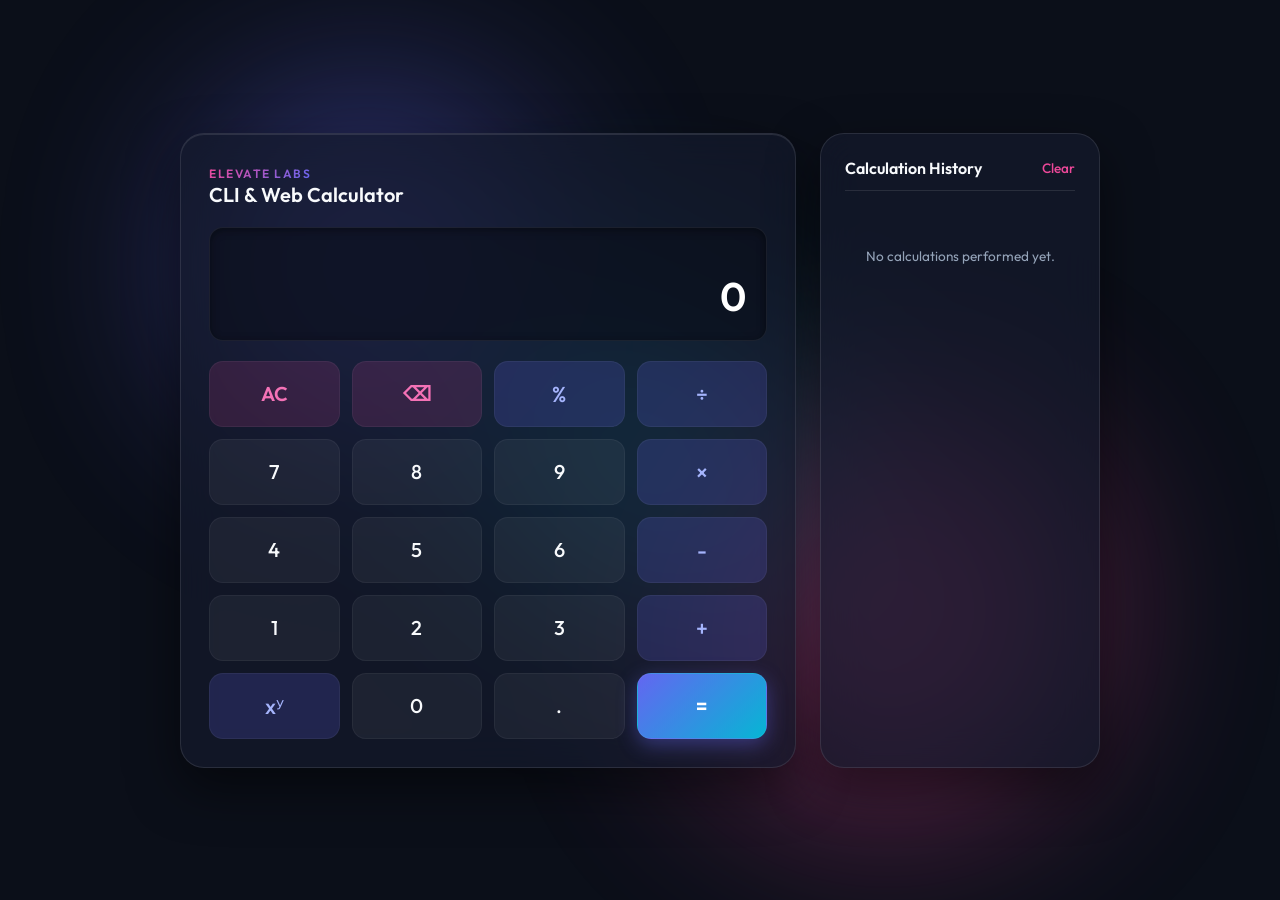
<file: task_1/index.html>
<!DOCTYPE html>
<html lang="en">
<head>
    <meta charset="UTF-8">
    <meta name="viewport" content="width=device-width, initial-scale=1.0">
    <title>Elevate Calculator - Modern Web App</title>
    <link rel="stylesheet" href="styles.css">
    <link rel="preconnect" href="https://fonts.googleapis.com">
    <link rel="preconnect" href="https://fonts.gstatic.com" crossorigin>
    <link href="https://fonts.googleapis.com/css2?family=Outfit:wght@300;400;500;600;700&display=swap" rel="stylesheet">
</head>
<body>
    <div class="background-globes">
        <div class="globe globe-1"></div>
        <div class="globe globe-2"></div>
        <div class="globe globe-3"></div>
    </div>

    <div class="app-container">
        <!-- Main Calculator Card -->
        <main class="calculator-card">
            <header class="calc-header">
                <div class="logo">
                    <span class="badge">Elevate Labs</span>
                    <h1>CLI & Web Calculator</h1>
                </div>
            </header>

            <div class="display-container">
                <div class="expression-display" id="expressionDisplay"></div>
                <div class="main-display" id="mainDisplay">0</div>
            </div>

            <div class="keypad">
                <button class="btn function-btn" data-action="clear">AC</button>
                <button class="btn function-btn" data-action="backspace">⌫</button>
                <button class="btn operator-btn" data-op="%">%</button>
                <button class="btn operator-btn" data-op="/">÷</button>

                <button class="btn num-btn" data-num="7">7</button>
                <button class="btn num-btn" data-num="8">8</button>
                <button class="btn num-btn" data-num="9">9</button>
                <button class="btn operator-btn" data-op="*">×</button>

                <button class="btn num-btn" data-num="4">4</button>
                <button class="btn num-btn" data-num="5">5</button>
                <button class="btn num-btn" data-num="6">6</button>
                <button class="btn operator-btn" data-op="-">-</button>

                <button class="btn num-btn" data-num="1">1</button>
                <button class="btn num-btn" data-num="2">2</button>
                <button class="btn num-btn" data-num="3">3</button>
                <button class="btn operator-btn" data-op="+">+</button>

                <button class="btn operator-btn" data-op="^">xʸ</button>
                <button class="btn num-btn" data-num="0">0</button>
                <button class="btn num-btn" data-num=".">.</button>
                <button class="btn equals-btn" data-action="equals">=</button>
            </div>
        </main>

        <!-- Sidebar / History Panel -->
        <aside class="history-panel">
            <div class="history-header">
                <h2>Calculation History</h2>
                <button id="clearHistoryBtn" class="clear-history-btn">Clear</button>
            </div>
            <div class="history-list" id="historyList">
                <div class="empty-history">No calculations performed yet.</div>
            </div>
        </aside>
    </div>

    <script src="app.js"></script>
</body>
</html>
</file>
<file: task_1/styles.css>
:root {
    --bg-dark: #0b0f19;
    --card-bg: rgba(20, 27, 45, 0.7);
    --card-border: rgba(255, 255, 255, 0.1);
    --primary: #6366f1;
    --primary-hover: #4f46e5;
    --accent-cyan: #06b6d4;
    --accent-pink: #ec4899;
    --text-main: #f8fafc;
    --text-muted: #94a3b8;
    --btn-bg: rgba(255, 255, 255, 0.05);
    --btn-hover: rgba(255, 255, 255, 0.12);
    --btn-operator-bg: rgba(99, 102, 241, 0.2);
    --btn-operator-hover: rgba(99, 102, 241, 0.35);
    --btn-func-bg: rgba(236, 72, 153, 0.15);
    --btn-func-hover: rgba(236, 72, 153, 0.3);
    --radius-lg: 24px;
    --radius-md: 14px;
}

* {
    margin: 0;
    padding: 0;
    box-sizing: border-box;
    font-family: 'Outfit', sans-serif;
    user-select: none;
}

body {
    background-color: var(--bg-dark);
    color: var(--text-main);
    min-height: 100vh;
    display: flex;
    justify-content: center;
    align-items: center;
    overflow-x: hidden;
    padding: 20px;
    position: relative;
}

/* Background animated gradient globes */
.background-globes {
    position: fixed;
    top: 0;
    left: 0;
    width: 100vw;
    height: 100vh;
    z-index: -1;
    overflow: hidden;
}

.globe {
    position: absolute;
    border-radius: 50%;
    filter: blur(100px);
    opacity: 0.45;
    animation: float 18s infinite ease-in-out alternate;
}

.globe-1 {
    width: 350px;
    height: 350px;
    background: #6366f1;
    top: 10%;
    left: 15%;
}

.globe-2 {
    width: 400px;
    height: 400px;
    background: #ec4899;
    bottom: 10%;
    right: 15%;
    animation-delay: -5s;
}

.globe-3 {
    width: 300px;
    height: 300px;
    background: #06b6d4;
    top: 50%;
    left: 50%;
    transform: translate(-50%, -50%);
    animation-delay: -10s;
}

@keyframes float {
    0% { transform: translate(0, 0) scale(1); }
    50% { transform: translate(40px, -50px) scale(1.1); }
    100% { transform: translate(-30px, 30px) scale(0.95); }
}

/* App Container */
.app-container {
    display: flex;
    gap: 24px;
    max-width: 920px;
    width: 100%;
    align-items: stretch;
}

/* Calculator Card */
.calculator-card {
    flex: 1;
    background: var(--card-bg);
    backdrop-filter: blur(20px);
    -webkit-backdrop-filter: blur(20px);
    border: 1px solid var(--card-border);
    border-radius: var(--radius-lg);
    padding: 28px;
    box-shadow: 0 20px 50px rgba(0, 0, 0, 0.5), inset 0 1px 0 rgba(255, 255, 255, 0.1);
    display: flex;
    flex-direction: column;
    gap: 20px;
}

.calc-header {
    display: flex;
    justify-content: space-between;
    align-items: center;
}

.logo .badge {
    font-size: 0.75rem;
    font-weight: 600;
    text-transform: uppercase;
    letter-spacing: 1.5px;
    background: linear-gradient(135deg, var(--accent-pink), var(--primary));
    -webkit-background-clip: text;
    -webkit-text-fill-color: transparent;
}

.logo h1 {
    font-size: 1.25rem;
    font-weight: 600;
    color: var(--text-main);
}

/* Display */
.display-container {
    background: rgba(10, 14, 26, 0.6);
    border: 1px solid rgba(255, 255, 255, 0.06);
    border-radius: var(--radius-md);
    padding: 20px;
    text-align: right;
    display: flex;
    flex-direction: column;
    justify-content: flex-end;
    min-height: 110px;
    word-break: break-all;
    box-shadow: inset 0 2px 8px rgba(0, 0, 0, 0.4);
}

.expression-display {
    font-size: 0.95rem;
    color: var(--text-muted);
    min-height: 24px;
}

.main-display {
    font-size: 2.5rem;
    font-weight: 600;
    color: #ffffff;
    line-height: 1.2;
    transition: all 0.1s ease;
}

/* Keypad Grid */
.keypad {
    display: grid;
    grid-template-columns: repeat(4, 1fr);
    gap: 12px;
}

.btn {
    border: none;
    outline: none;
    background: var(--btn-bg);
    color: var(--text-main);
    font-size: 1.25rem;
    font-weight: 500;
    padding: 18px 0;
    border-radius: var(--radius-md);
    cursor: pointer;
    transition: all 0.15s ease;
    border: 1px solid rgba(255, 255, 255, 0.05);
    display: flex;
    justify-content: center;
    align-items: center;
}

.btn:hover {
    background: var(--btn-hover);
    transform: translateY(-2px);
}

.btn:active {
    transform: translateY(1px);
}

.operator-btn {
    background: var(--btn-operator-bg);
    color: #a5b4fc;
    font-size: 1.35rem;
}

.operator-btn:hover {
    background: var(--btn-operator-hover);
    color: #ffffff;
}

.function-btn {
    background: var(--btn-func-bg);
    color: #f472b6;
    font-weight: 600;
}

.function-btn:hover {
    background: var(--btn-func-hover);
    color: #ffffff;
}

.equals-btn {
    background: linear-gradient(135deg, var(--primary), var(--accent-cyan));
    color: #ffffff;
    font-weight: 700;
    box-shadow: 0 6px 20px rgba(99, 102, 241, 0.4);
}

.equals-btn:hover {
    box-shadow: 0 8px 25px rgba(99, 102, 241, 0.6);
    transform: translateY(-2px);
}

/* History Panel */
.history-panel {
    width: 280px;
    background: var(--card-bg);
    backdrop-filter: blur(20px);
    -webkit-backdrop-filter: blur(20px);
    border: 1px solid var(--card-border);
    border-radius: var(--radius-lg);
    padding: 24px;
    display: flex;
    flex-direction: column;
    gap: 16px;
    box-shadow: 0 20px 50px rgba(0, 0, 0, 0.5);
}

.history-header {
    display: flex;
    justify-content: space-between;
    align-items: center;
    border-bottom: 1px solid var(--card-border);
    padding-bottom: 12px;
}

.history-header h2 {
    font-size: 1rem;
    font-weight: 600;
    color: var(--text-main);
}

.clear-history-btn {
    background: transparent;
    border: none;
    color: var(--accent-pink);
    font-size: 0.85rem;
    font-weight: 500;
    cursor: pointer;
    transition: opacity 0.2s ease;
}

.clear-history-btn:hover {
    opacity: 0.8;
}

.history-list {
    flex: 1;
    overflow-y: auto;
    display: flex;
    flex-direction: column;
    gap: 10px;
    max-height: 340px;
}

.history-item {
    background: rgba(255, 255, 255, 0.03);
    padding: 12px;
    border-radius: var(--radius-md);
    border: 1px solid rgba(255, 255, 255, 0.04);
    cursor: pointer;
    transition: background 0.2s ease;
}

.history-item:hover {
    background: rgba(255, 255, 255, 0.08);
}

.history-expr {
    font-size: 0.85rem;
    color: var(--text-muted);
}

.history-res {
    font-size: 1.1rem;
    font-weight: 600;
    color: var(--accent-cyan);
    margin-top: 2px;
}

.empty-history {
    color: var(--text-muted);
    font-size: 0.85rem;
    text-align: center;
    margin-top: 40px;
}

/* Responsive adjustments */
@media (max-width: 768px) {
    .app-container {
        flex-direction: column;
    }
    .history-panel {
        width: 100%;
        max-height: 250px;
    }
}
</file>
